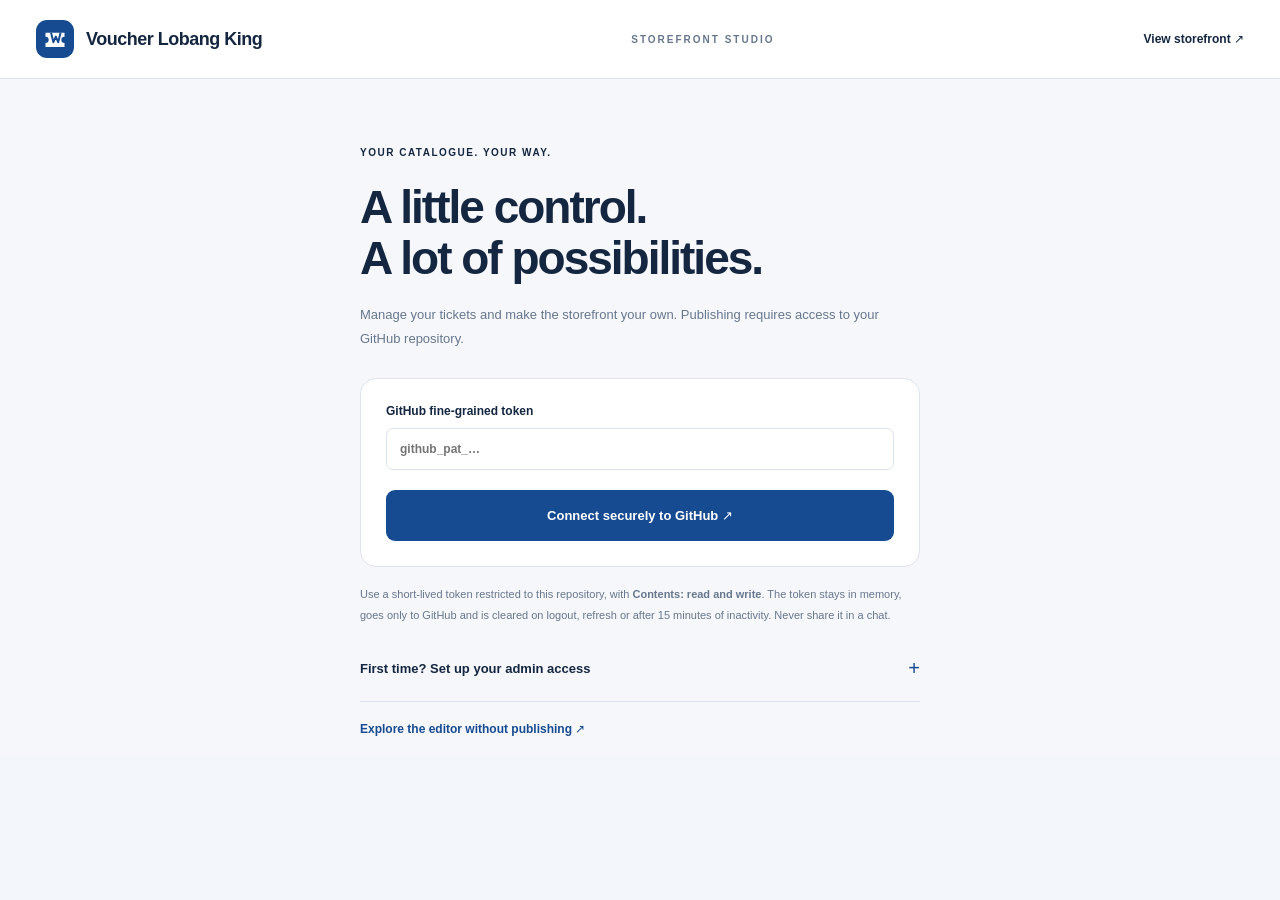
<file: admin.html>
<!doctype html><html lang="en"><head><meta charset="utf-8"><meta name="viewport" content="width=device-width,initial-scale=1"><meta name="robots" content="noindex,nofollow"><meta name="referrer" content="no-referrer"><meta http-equiv="Content-Security-Policy" content="default-src 'self'; script-src 'self'; style-src 'self' 'unsafe-inline'; img-src 'self' data: blob:; connect-src 'self' https://api.github.com; frame-src 'self'; object-src 'none'; base-uri 'self'; form-action 'self'"><title>Admin · Voucher Lobang King</title><link rel="icon" href="assets/logo.svg?v=packages-20261011b"><link rel="stylesheet" href="styles.css?v=packages-20261011b"><link rel="stylesheet" href="admin.css?v=packages-20261011b"><script src="shared.js?v=packages-20261011b" defer></script><script src="admin.js?v=packages-20261011b" defer></script></head><body class="admin-body">
<header class="admin-header"><a class="brand" href="./"><img src="assets/logo.svg?v=packages-20261011b" width="38" height="38" alt=""><span>Voucher Lobang King</span></a><span class="admin-label">STOREFRONT STUDIO</span><a class="text-link" href="./" target="_blank" rel="noopener">View storefront ↗</a></header>
<section id="login-panel" class="login-panel"><div class="eyebrow">YOUR CATALOGUE. YOUR WAY.</div><h1>A little control.<br>A lot of possibilities.</h1><p>Manage your tickets and make the storefront your own. Publishing requires access to your GitHub repository.</p><form id="login-form"><label>GitHub fine-grained token<input id="github-token" type="password" autocomplete="off" spellcheck="false" placeholder="github_pat_…" required></label><button class="button" id="connect-button" type="submit">Connect securely to GitHub ↗</button></form><p class="help">Use a short-lived token restricted to this repository, with <strong>Contents: read and write</strong>. The token stays in memory, goes only to GitHub and is cleared on logout, refresh or after 15 minutes of inactivity. Never share it in a chat.</p><details class="token-guide"><summary>First time? Set up your admin access <span>+</span></summary><ol><li>Open <a href="https://github.com/settings/personal-access-tokens/new" target="_blank" rel="noopener noreferrer">GitHub’s fine-grained token settings ↗</a>.</li><li>Choose the account that owns your site. Set a short expiry.</li><li>Select <strong>Only select repositories</strong>, then <strong>VoucherLobang</strong>.</li><li>Under Repository permissions, set <strong>Contents</strong> to <strong>Read and write</strong>. Leave other permissions unchanged.</li><li>Generate the token, paste it above and connect. Revoke it in GitHub when no longer needed.</li></ol></details><button id="open-draft" class="draft-button" type="button">Explore the editor without publishing ↗</button><p id="login-status" role="status" aria-live="polite"></p></section>
<div id="workspace" class="studio" hidden><aside class="studio-sidebar"><div><div class="eyebrow">YOUR STOREFRONT</div><h2>Make it yours.</h2><p id="auth-status" class="help"></p></div><nav aria-label="Admin sections"><button data-tab="tickets" class="selected">◈ &nbsp; Tickets</button><button data-tab="design">✦ &nbsp; Brand & design</button><button data-tab="content">≡ &nbsp; Homepage & links</button><button data-tab="faq">? &nbsp; Questions & answers</button><button data-tab="backup">↓ &nbsp; Backup & restore</button></nav><div class="sidebar-bottom"><p class="help">Drafts save on this device. Publish sends changes to GitHub for your live website.</p><button id="logout" class="button secondary">Disconnect</button></div></aside><main class="studio-main"><div class="studio-toolbar"><div><span id="change-status" class="pill">Draft</span><p id="save-status" role="status" aria-live="polite">Ready when you are.</p></div><div><button id="toggle-preview" class="button secondary">Show live preview</button><button id="publish" class="button">Publish changes ↗</button></div></div><div class="editor-layout"><div id="editor"></div><section id="preview-panel" class="preview-panel" hidden><div class="preview-toolbar"><strong>Draft preview</strong><button id="preview-size" class="text-button">Mobile view</button></div><iframe id="preview-frame" title="Draft storefront preview" src="index.html?preview=1" sandbox="allow-scripts allow-same-origin allow-popups"></iframe></section></div></main></div>
<dialog id="publish-dialog" class="enquiry"><h2>Ready to go live?</h2><p id="publish-summary"></p><p>These settings are public website content. GitHub Pages may take a few minutes to show the changes.</p><div class="enquiry-actions"><button id="confirm-publish" class="button">Publish to GitHub ↗</button><button id="cancel-publish" class="button secondary">Keep editing</button></div></dialog>
</body></html>
</file>
<file: styles.css>
:root{--accent:#164a91;--page:#f3f6fb;--ink:#142640;--muted:#66778e;--line:#dce4ef;--mint:#dceafb;--radius:18px;font-family:Inter,Arial,Helvetica,sans-serif;color:var(--ink);background:var(--page);font-synthesis:none}*{box-sizing:border-box}html{scroll-behavior:smooth;scroll-padding-top:30px}body{margin:0}button,input,textarea,select{font:inherit}button,a,input,textarea,select{-webkit-tap-highlight-color:transparent}button,a{touch-action:manipulation}a{color:inherit;text-decoration:none}button{cursor:pointer}button:disabled{cursor:not-allowed;opacity:.55}a:focus-visible,button:focus-visible,input:focus-visible,select:focus-visible,summary:focus-visible,textarea:focus-visible{outline:3px solid var(--accent);outline-offset:4px}[hidden]{display:none!important}.wrap{max-width:1240px;width:calc(100% - 96px);margin-inline:auto}.announcement{text-align:center;background:var(--ink);color:#fff;padding:11px 20px;font-size:12px;letter-spacing:.4px}.header{display:flex;align-items:center;justify-content:space-between;gap:30px;padding-block:25px}.brand{display:flex;align-items:center;gap:12px;font-weight:800;font-size:18px;letter-spacing:-.5px}.brand span{max-width:185px}.header nav{display:flex;gap:28px;font-size:13px;font-weight:600}.header nav a:hover,.text-link:hover,.footer a:hover{color:var(--accent)}.button{display:inline-flex;align-items:center;justify-content:center;gap:18px;background:var(--accent);color:#fff;border:1px solid transparent;border-radius:9px;padding:17px 22px;font-size:13px;font-weight:700;transition:transform .2s,filter .2s}.button:hover{filter:brightness(.92);transform:translateY(-2px)}.button.small{padding:13px 18px;white-space:nowrap}.button.secondary{background:white;border-color:var(--line);color:var(--ink)}.hero{display:grid;grid-template-columns:1fr 1.02fr;gap:42px;align-items:center;padding-block:26px 36px}.eyebrow{font-size:10px;font-weight:800;letter-spacing:1.5px;line-height:1.8}.dot{display:inline-block;width:7px;height:7px;background:var(--accent);border-radius:50%;margin-right:8px}.hero h1{font-size:clamp(42px,4.4vw,66px);line-height:1.07;letter-spacing:-3.5px;margin:25px 0}.hero h1 span{color:var(--accent)}.hero-copy>p{font-size:15px;color:var(--muted);line-height:1.85;max-width:415px}.hero-actions{display:flex;align-items:center;gap:22px;flex-wrap:wrap;margin-top:27px}.text-link{font-size:12px;font-weight:700}.hero-note{display:flex;align-items:center;gap:10px;font-size:12px;color:var(--muted);margin-top:28px}.mini-icon{font-size:22px;color:var(--accent)}.hero-visual{position:relative;height:433px;border-radius:22px;isolation:isolate}.hero-visual>img{width:100%;height:100%;object-fit:cover;object-position:center;border-radius:22px}.visual-shade{position:absolute;inset:0;border-radius:22px;background:linear-gradient(0deg,rgba(1,20,44,.83),transparent 75%)}.visual-label{position:absolute;top:26px;left:25px;font-size:9px;letter-spacing:2px;color:#fff;font-weight:700}.visual-caption{position:absolute;bottom:32px;left:29px;right:29px;display:flex;justify-content:space-between;align-items:end;color:white;font-size:32px;line-height:1.15;font-weight:600;letter-spacing:-1px}.visual-caption>a{display:flex;align-items:center;justify-content:center;width:44px;height:44px;border:1px solid #ffffff70;border-radius:50%;font-size:23px}.ticket-stamp{position:absolute;top:65px;right:-18px;background:var(--mint);padding:23px 20px;display:flex;flex-direction:column;align-items:center;transform:rotate(9deg);border-radius:15px;box-shadow:0 8px 30px #0002}.ticket-stamp span{font-size:8px;letter-spacing:1.6px;font-weight:800}.ticket-stamp strong{font-family:Georgia,serif;font-style:italic;font-size:27px;padding:5px 0}.promise-strip{display:flex;justify-content:center;gap:72px;border-top:1px solid var(--line);border-bottom:1px solid var(--line);padding:23px 0;font-size:12px;font-weight:600}.promise-strip i{font-style:normal;color:var(--accent);font-size:18px;margin-right:10px}.catalogue{padding-block:69px}.section-top{display:flex;align-items:end;justify-content:space-between;gap:25px;margin-bottom:30px}h2{font-size:35px;line-height:1.2;letter-spacing:-1.5px;margin:10px 0 0}.section-top>p{font-size:12px;line-height:1.8;color:var(--muted);margin:0}.catalogue-controls{display:flex;align-items:center;justify-content:space-between;gap:20px;margin:28px 0 20px}.filters{display:flex;gap:8px;flex-wrap:wrap}.filter{border:1px solid var(--line);border-radius:7px;background:transparent;padding:11px 17px;font-size:12px;font-weight:600;color:var(--muted)}.filter span{font-size:10px;margin-left:6px;opacity:.7}.filter.active{background:var(--ink);color:#fff;border-color:var(--ink)}.search{display:flex;align-items:center;gap:10px;background:#fff;border:1px solid var(--line);border-radius:8px;padding:9px 13px}.search span{font-size:24px;line-height:1}.search input{border:0;background:transparent;font-size:12px;max-width:200px;padding:4px;width:190px;outline-offset:9px}.catalogue-meta{display:flex;justify-content:space-between;font-size:11px;color:var(--muted);margin:22px 0 17px}.sort-label select{background:transparent;border:0;font-size:11px;color:var(--ink);margin-left:8px}.product-grid{display:grid;grid-template-columns:repeat(3,1fr);gap:24px}.product-card{background:white;border:1px solid #e4e8eb;border-radius:var(--radius);overflow:hidden;transition:box-shadow .2s,transform .2s}.product-card:hover{box-shadow:0 12px 30px #1423270a;transform:translateY(-3px)}.product-image{display:block;position:relative;width:100%;height:215px;padding:0;border:0;background:#d7e1e9;overflow:hidden}.product-image img{height:100%;width:100%;object-fit:cover;transition:transform .35s}.product-image:hover img{transform:scale(1.04)}.card-badge{position:absolute;top:15px;left:15px;font-size:10px;font-weight:700;border-radius:5px;background:#fffef2f0;padding:7px 10px}.image-arrow{position:absolute;bottom:15px;right:15px;border-radius:50%;width:29px;height:29px;display:grid;place-items:center;background:#ffffffd9;font-size:20px}.product-content{padding:21px}.product-category{color:var(--accent);font-size:10px;font-weight:600}.product-category span{color:var(--muted);font-weight:400}.product-content h3{font-size:20px;letter-spacing:-.6px;margin:12px 0 7px}.product-content>p{font-size:12px;color:var(--muted);margin:0 0 24px}.product-bottom{border-top:1px solid #edf0f2;padding-top:17px;display:flex;align-items:center;justify-content:space-between;gap:8px}.product-bottom strong{font-size:12px}.card-cta{border:0;background:var(--accent);color:white;border-radius:6px;padding:9px 12px;font-size:10px;font-weight:700}.catalogue-footnote{font-size:10px;color:var(--muted);line-height:1.7;margin:23px 0 0}.empty{text-align:center;padding:50px}.featured{background:#102e54;border-radius:22px;padding:43px 48px;display:grid;grid-template-columns:1fr 1fr;gap:60px}.featured-text>p{font-size:13px;line-height:1.8;max-width:355px;color:#cad9ec}.featured-list{display:grid;gap:12px;align-content:center}.featured-item{display:flex;align-items:center;gap:17px;text-align:left;border:0;border-radius:12px;background:#ffffffd9;padding:10px 17px 10px 10px;color:var(--ink)}.featured-item img{width:64px;height:64px;object-fit:cover;border-radius:8px}.featured-item>span{display:flex;flex-direction:column;gap:8px;flex:1}.featured-item strong{font-size:13px}.featured-item small{font-size:11px;color:var(--muted)}.featured-item i{font-size:22px;font-style:normal}.how{padding-block:75px}.pill{display:inline-block;padding:9px 13px;border-radius:40px;background:#e9edf3;font-size:10px;font-weight:600}.steps{display:grid;grid-template-columns:repeat(4,1fr);gap:27px;margin-top:35px}.step-no{font-family:Georgia,serif;color:var(--accent);font-size:32px;font-style:italic}.steps article{border-top:1px solid var(--line);padding-top:23px}.steps h3{font-size:15px;margin:20px 0 12px}.steps p{font-size:12px;line-height:1.9;color:var(--muted)}.faq{display:grid;grid-template-columns:1fr 1.4fr;gap:80px;padding-block:20px 70px}.faq>div>p{font-size:13px;line-height:2;color:var(--muted)}details{border-bottom:1px solid var(--line)}summary{display:flex;justify-content:space-between;align-items:center;gap:20px;list-style:none;padding:21px 0;cursor:pointer;font-weight:600;font-size:13px}summary::-webkit-details-marker{display:none}summary>span{font-size:20px;color:var(--accent);font-weight:400}details[open] summary>span{transform:rotate(45deg)}details>p{font-size:12px;line-height:1.9;color:var(--muted);margin-top:0;padding-bottom:15px}.cta{background:var(--accent);border-radius:22px;padding:43px 48px;color:white;display:flex;align-items:center;justify-content:space-between}.cta h2{font-size:42px}.cta p{font-size:13px;opacity:.85;margin-bottom:0}.button.light{background:white;color:var(--accent)}.footer{padding-block:55px 25px;display:flex;flex-wrap:wrap;align-items:start;justify-content:space-between;gap:25px}.footer .brand{font-size:15px}.footer>div>p{font-size:11px;color:var(--muted);margin-left:48px}.footer-links{display:flex;gap:23px;font-size:12px;padding-top:14px}.footer-bottom{width:100%;border-top:1px solid var(--line);padding-top:18px;font-size:9px;line-height:1.7;color:var(--muted)}.footer .footer-bottom p{margin:0 0 8px}.floating-chat{position:fixed;bottom:24px;right:24px;z-index:10;display:flex;align-items:center;gap:8px;background:var(--accent);color:#fff;border-radius:30px;padding:13px 17px;box-shadow:0 6px 22px #16274725;font-size:12px;font-weight:700}.floating-chat svg{width:22px;height:22px}.skip{position:fixed;top:-100px;left:20px;background:white;padding:15px;z-index:100}.skip:focus{top:10px}.enquiry{border:0;border-radius:20px;padding:35px;width:calc(100% - 32px);max-width:560px;color:var(--ink);max-height:90dvh;overflow:auto}.enquiry::backdrop{background:#10212bc4;backdrop-filter:blur(4px)}.close-button{position:absolute;right:15px;top:12px;border:0;background:#edf0f3;border-radius:50%;font-size:22px;width:32px;height:32px}.enquiry h2{font-size:28px;margin:10px 0 15px}.dialog-price{color:var(--accent);font-size:14px}.enquiry p{font-size:12px;line-height:1.8;color:var(--muted)}.ticket-terms{background:var(--page);border-radius:9px;padding:13px 15px;margin:15px 0 24px}.ticket-terms strong{font-size:11px}.ticket-terms p{margin:7px 0 0}.enquiry form>label,.field-row label{display:flex;flex-direction:column;gap:9px;font-size:12px;font-weight:600;margin-bottom:17px}.enquiry input,.enquiry textarea,.enquiry select{border:1px solid var(--line);padding:11px;border-radius:7px;background:white;color:var(--ink);width:100%;font-size:13px}.field-row{display:grid;grid-template-columns:1fr 1fr;gap:15px}.enquiry-actions{display:flex;gap:10px;flex-wrap:wrap}.help{font-size:11px!important}.load-error{position:fixed;bottom:0;width:100%;padding:20px;background:#fff1d6;z-index:20;font-size:13px}.load-error button{margin:0 8px}body[data-layout=compact] .product-image{height:155px}body[data-layout=compact] .product-grid{gap:16px}body[data-layout=compact] .product-content{padding:17px}
@media(min-width:1500px){.hero h1{font-size:66px}}@media(max-width:1050px){.wrap{width:calc(100% - 56px)}.header{gap:16px}.header nav{gap:17px}.brand{font-size:16px}.hero{gap:25px}.hero h1{font-size:48px;letter-spacing:-2px}.hero-visual{height:400px}.hero-actions{gap:15px}.hero-actions .text-link{font-size:11px}.promise-strip{gap:30px}.product-grid{gap:18px}.product-content{padding:17px}.product-image{height:190px}.product-bottom{flex-wrap:wrap}.faq{gap:40px}.featured{gap:25px}}@media(max-width:760px){.wrap{width:calc(100% - 36px)}.announcement{font-size:10px;padding:9px 16px}.header{padding-block:18px}.header nav{display:none}.header .brand{font-size:14px;gap:9px}.header .brand img{width:36px;height:36px}.header .brand span{max-width:140px}.header .button{font-size:10px;padding:11px 12px;gap:8px}.hero{grid-template-columns:1fr;padding-block:16px 25px;gap:28px}.hero h1{font-size:48px;letter-spacing:-2.6px;margin:21px 0}.hero-copy>p{font-size:14px;max-width:95%}.hero .eyebrow{font-size:8px}.hero-actions{margin-top:21px}.hero-note{margin-top:19px}.hero-visual{height:340px;margin-right:8px}.ticket-stamp{top:36px;right:-8px}.visual-caption{font-size:28px}.promise-strip{gap:14px;justify-content:space-between;font-size:9px;padding-block:17px}.promise-strip i{font-size:14px;margin-right:4px}.catalogue{padding-block:42px}.section-top{align-items:start}.section-top>p{display:none}h2{font-size:29px;letter-spacing:-1px}.catalogue-controls{flex-direction:column;align-items:stretch;gap:15px;margin-top:22px}.filters{gap:6px}.filter{padding:10px 12px;font-size:11px}.search input{max-width:none;width:100%}.search span{font-size:22px}.search{padding:9px 12px}.catalogue-meta{font-size:10px}.product-grid{grid-template-columns:repeat(2,minmax(0,1fr));gap:13px}.product-image{height:170px}.product-content{padding:14px 12px}.product-content h3{font-size:16px;min-height:37px;line-height:1.2;margin-top:10px}.product-category{font-size:9px}.product-category span{display:none}.product-content>p{font-size:10px;min-height:27px;line-height:1.5;margin-bottom:14px}.card-badge{font-size:8px;top:10px;left:10px;padding:6px 7px;max-width:calc(100% - 20px)}.product-bottom{align-items:stretch;gap:10px}.product-bottom strong{font-size:10px;width:100%}.card-cta{width:100%;font-size:10px;padding:10px}.featured{grid-template-columns:1fr;padding:27px;gap:20px}.featured-text p{max-width:none}.featured-item img{width:53px;height:53px}.how{padding-block:46px}.how .section-top{flex-wrap:wrap}.steps{grid-template-columns:1fr 1fr;gap:21px;margin-top:23px}.steps h3{font-size:14px}.steps p{font-size:11px}.faq{grid-template-columns:1fr;gap:18px;padding-bottom:42px}.faq>div>p br{display:none}.faq>div>p .text-link{margin-left:6px}.cta{padding:30px;align-items:start;flex-direction:column;gap:25px}.cta h2{font-size:36px}.footer{padding-block:37px 65px;gap:15px}.footer-links{font-size:11px;gap:18px}.floating-chat{bottom:16px;right:16px;padding:12px}.floating-chat span{display:none}.enquiry{padding:28px 22px}.enquiry h2{font-size:25px}.enquiry-actions .button{flex:1;font-size:11px;padding:14px 12px}}@media(max-width:380px){.hero h1{font-size:43px}.header .brand span{max-width:115px}.product-image{height:140px}.filters{gap:5px}.filter{padding:9px}.promise-strip{flex-wrap:wrap;justify-content:center}.product-content h3{font-size:15px}.card-badge{font-size:7px}}@media(prefers-reduced-motion:reduce){html{scroll-behavior:auto}*{transition:none!important}}

.featured-text .eyebrow{color:#a6c9ff}.featured-text h2{color:white}.featured-text .text-link{color:#c1d9ff}.hero-visual .visual-shade{background:linear-gradient(0deg,rgba(6,28,64,.88),rgba(9,44,88,.07) 75%)}

.package-section{margin:22px 0 26px}.package-section>label{display:flex;justify-content:space-between;gap:10px;font-size:12px;font-weight:700;margin-bottom:10px}.package-section>label span{color:var(--muted);font-weight:400}.package-section select{max-width:100%}.package-details{border:1px solid var(--line);border-radius:10px;background:#f5f8fc;padding:15px;margin:12px 0}.package-details h3{font-size:15px;line-height:1.4;margin:9px 0}.package-details p{margin:7px 0}.option-label{font-size:10px;color:var(--accent);font-weight:700}.source-terms{border-bottom:1px solid var(--line);padding:12px 0}.source-terms summary{font-size:12px;font-weight:700;cursor:pointer}.source-terms a{font-size:12px;color:var(--accent);text-decoration:underline;line-height:1.7}.source-terms small{display:block;font-size:10px;line-height:1.7;color:var(--muted);margin-top:10px}.preserve-lines{white-space:pre-line}.reference-note{font-size:10px!important;line-height:1.7!important}.option-editor h3{margin-top:0}
</file>
<file: admin.css>
.admin-body{background:#f6f7fa}.admin-header{display:flex;align-items:center;justify-content:space-between;padding:20px 36px;background:white;border-bottom:1px solid var(--line);gap:20px}.admin-label{font-size:10px;font-weight:800;letter-spacing:2px;color:var(--muted)}.login-panel{max-width:560px;width:calc(100% - 40px);margin:65px auto}.login-panel h1{font-size:46px;line-height:1.1;letter-spacing:-2px;margin:20px 0}.login-panel>p{font-size:13px;line-height:1.85;color:var(--muted)}.login-panel form{background:white;border:1px solid var(--line);border-radius:16px;padding:25px;margin:27px 0 17px}.login-panel label{display:flex;flex-direction:column;gap:10px;font-size:12px;font-weight:700;margin-bottom:20px}.login-panel input{border:1px solid var(--line);border-radius:7px;padding:13px}.login-panel form .button{width:100%}.token-guide{font-size:12px}.token-guide li{padding:5px;line-height:1.7}.token-guide a{color:var(--accent);text-decoration:underline}.draft-button{border:0;background:transparent;color:var(--accent);padding:20px 0;font-size:12px;font-weight:700}.studio{display:grid;grid-template-columns:230px minmax(0,1fr);min-height:calc(100vh - 80px)}.studio-sidebar{padding:32px 24px;background:white;border-right:1px solid var(--line);display:flex;flex-direction:column}.studio-sidebar h2{font-size:23px;margin:7px 0 15px;letter-spacing:-.8px}.studio-sidebar nav{display:grid;gap:6px;margin-top:24px}.studio-sidebar nav button{background:transparent;border:0;border-radius:7px;text-align:left;padding:14px 11px;font-size:12px;color:var(--muted)}.studio-sidebar nav button.selected{background:#eaf0ff;color:var(--accent);font-weight:700}.sidebar-bottom{margin-top:auto;padding-top:40px}.sidebar-bottom p{font-size:11px;line-height:1.8;color:var(--muted)}.sidebar-bottom .button{padding:11px 14px;font-size:11px}.studio-main{padding:25px 32px;min-width:0}.studio-toolbar{display:flex;align-items:center;justify-content:space-between;gap:20px;border-bottom:1px solid var(--line);padding-bottom:20px;margin-bottom:28px}.studio-toolbar>div:last-child{display:flex;gap:10px}.studio-toolbar .button{padding:12px 15px;font-size:11px}.studio-toolbar p{font-size:11px;color:var(--muted);margin:8px 0 0;max-width:420px}.editor-layout{display:grid;grid-template-columns:1fr;gap:25px;align-items:start}.editor-layout.with-preview{grid-template-columns:minmax(380px,1fr) minmax(350px,1fr)}#editor{min-width:0}.editor-head{display:flex;align-items:center;justify-content:space-between;gap:15px;margin-bottom:25px}.editor-head h1{font-size:28px;letter-spacing:-1px;margin:0 0 8px}.editor-head p{font-size:12px;line-height:1.7;color:var(--muted);margin:0}.editor-card{background:white;border:1px solid var(--line);border-radius:13px;padding:24px;margin-bottom:20px}.editor-card h3{font-size:17px;letter-spacing:-.4px;margin:0 0 20px}.editor-fields{display:grid;grid-template-columns:1fr 1fr;gap:17px}.editor-fields label{display:flex;flex-direction:column;gap:8px;font-size:11px;font-weight:700}.editor-fields label.full{grid-column:1/-1}.editor-fields input,.editor-fields textarea,.editor-fields select{border:1px solid var(--line);border-radius:7px;padding:11px;width:100%;background:white;font-size:12px;color:var(--ink)}.editor-fields textarea{resize:vertical;min-height:70px;line-height:1.6}.editor-fields input[type=color]{height:44px;padding:4px}.editor-fields label.check{display:flex;flex-direction:row;align-items:center;gap:10px;font-size:12px}.editor-fields input[type=checkbox]{width:16px;height:16px;accent-color:var(--accent)}.editor-actions{display:flex;gap:10px;margin-top:22px;align-items:center;flex-wrap:wrap}.text-button{border:0;background:transparent;color:var(--accent);font-size:11px;font-weight:700;padding:8px 0}.text-button.danger{color:#aa3131}.ticket-row{display:flex;align-items:center;gap:14px;background:white;border:1px solid var(--line);border-radius:10px;padding:16px;margin-bottom:12px}.ticket-row>.ticket-symbol{width:42px;height:42px;border-radius:8px;background:#eaf0ff;display:grid;place-items:center;font-size:22px;color:var(--accent)}.ticket-row .row-title{flex:1;min-width:0}.ticket-row h3{font-size:14px;margin:0 0 7px}.ticket-row p{font-size:10px;color:var(--muted);margin:0;line-height:1.7}.row-buttons{display:flex;gap:8px;align-items:center}.row-buttons button{border:1px solid var(--line);background:white;border-radius:6px;padding:8px 10px;font-size:11px;color:var(--ink)}.row-buttons button.primary{background:var(--accent);color:white;border-color:var(--accent)}.preview-panel{position:sticky;top:20px;background:white;border:1px solid var(--line);border-radius:12px;overflow:hidden}.preview-toolbar{display:flex;justify-content:space-between;align-items:center;padding:12px 15px;border-bottom:1px solid var(--line);font-size:11px}.preview-panel iframe{border:0;display:block;width:100%;height:730px;margin:auto;background:#fff}.preview-panel.mobile iframe{width:375px;max-width:100%}.editor-info{background:#eaf0ff;padding:18px;border-radius:9px;font-size:12px;line-height:1.8;margin-bottom:20px}.colour-presets{display:flex;gap:10px;flex-wrap:wrap;margin-bottom:20px}.colour-presets button{border:1px solid var(--line);border-radius:6px;background:white;padding:10px 14px;font-size:11px}.colour-presets span{display:inline-block;width:12px;height:12px;border-radius:50%;background:var(--swatch);margin-right:7px;vertical-align:middle}.import-file{display:block;margin-top:12px}.upload-note{font-weight:400;line-height:1.6;color:var(--muted)}#login-status{font-size:12px;color:#ac3434}.draft-saved{color:#258054!important}#publish-dialog p{line-height:1.8}@media(max-width:1200px){.editor-layout.with-preview{grid-template-columns:1fr}.preview-panel{position:static}.preview-panel iframe{height:650px}}@media(max-width:760px){.admin-header{padding:16px 20px}.admin-label{display:none}.admin-header .brand{font-size:13px}.admin-header .brand span{max-width:140px}.admin-header>a:last-child{font-size:10px}.login-panel{margin:40px auto}.login-panel h1{font-size:38px}.studio{display:block}.studio-sidebar{padding:20px;border-right:0;border-bottom:1px solid var(--line)}.studio-sidebar>div:first-child{display:none}.studio-sidebar nav{display:flex;overflow-x:auto;margin:0;gap:6px}.studio-sidebar nav button{white-space:nowrap;padding:11px;font-size:11px}.sidebar-bottom{display:flex;align-items:center;justify-content:space-between;padding-top:10px;gap:20px}.sidebar-bottom p{max-width:230px;font-size:10px}.studio-main{padding:20px}.studio-toolbar{align-items:start;flex-direction:column;gap:13px}.studio-toolbar>div:last-child{width:100%}.studio-toolbar .button{flex:1;font-size:10px}.editor-card{padding:20px}.editor-fields{gap:15px;grid-template-columns:1fr}.editor-fields label.full{grid-column:auto}.ticket-row{padding:13px;gap:10px}.ticket-row>.ticket-symbol{display:none}.row-buttons{gap:5px}.row-buttons button{padding:8px}.ticket-row h3{font-size:12px}.editor-head .button{font-size:10px;padding:12px}.editor-head h1{font-size:24px}.preview-panel iframe{height:600px}.editor-actions{gap:15px}}
</file>
